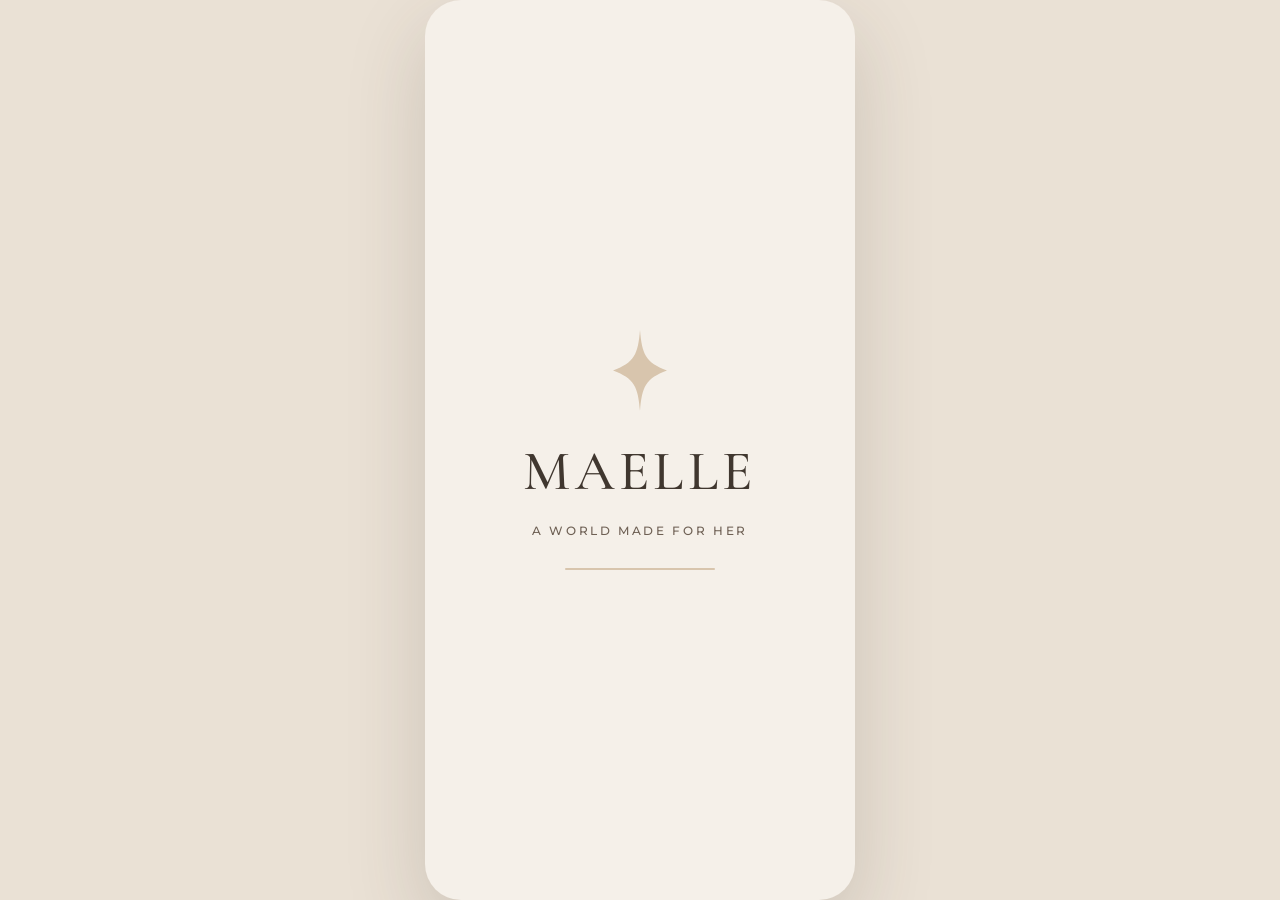
<file: index.html>
<!DOCTYPE html>
<html lang="pt-PT">
<head>
<meta charset="utf-8">
<meta name="robots" content="noindex, nofollow, noarchive, noimageindex">
<meta name="viewport" content="width=device-width, initial-scale=1, viewport-fit=cover">
<title>MAELLE</title>
<link rel="manifest" href="manifest.webmanifest">
<link rel="apple-touch-icon" href="icones/icone-180.png">
<link rel="icon" type="image/png" href="icones/icone-192.png">
<meta name="theme-color" content="#F5F0E9">
<meta name="mobile-web-app-capable" content="yes">
<meta name="apple-mobile-web-app-capable" content="yes">
<meta name="apple-mobile-web-app-title" content="MAELLE">
<link rel="preconnect" href="https://fonts.googleapis.com">
<link rel="preconnect" href="https://fonts.gstatic.com" crossorigin>
<link href="https://fonts.googleapis.com/css2?family=Cormorant+Garamond:ital,wght@0,400;0,500;0,600;1,400;1,500&family=Montserrat:wght@300;400;500;600&display=swap" rel="stylesheet">
<link rel="stylesheet" href="style.css?v=20261128f">
</head>
<body>
<div id="app">
  <main id="view" aria-live="polite"></main>
  <nav id="tabs" aria-label="Navegação principal"></nav>
  <div id="sheet"></div>
  <div id="toast" role="status"></div>
</div>
<script src="i18n.js?v=20261128f"></script>
<script src="data.js?v=20261128f"></script>
<script src="core.js?v=20261128f"></script>
<script src="supa.js?v=20261128f"></script>
<script src="capas.js?v=20261128f"></script>
<script src="views.js?v=20261128f"></script>
<script src="views2.js?v=20261128f"></script>
<script src="actions.js?v=20261128f"></script>
<script src="community.js?v=20261128f"></script>
<script src="messages.js?v=20261128f"></script>
<script src="receitas.js?v=20261128f"></script>
<script src="ajuda.js?v=20261128f"></script>
</body>
</html>
</file>
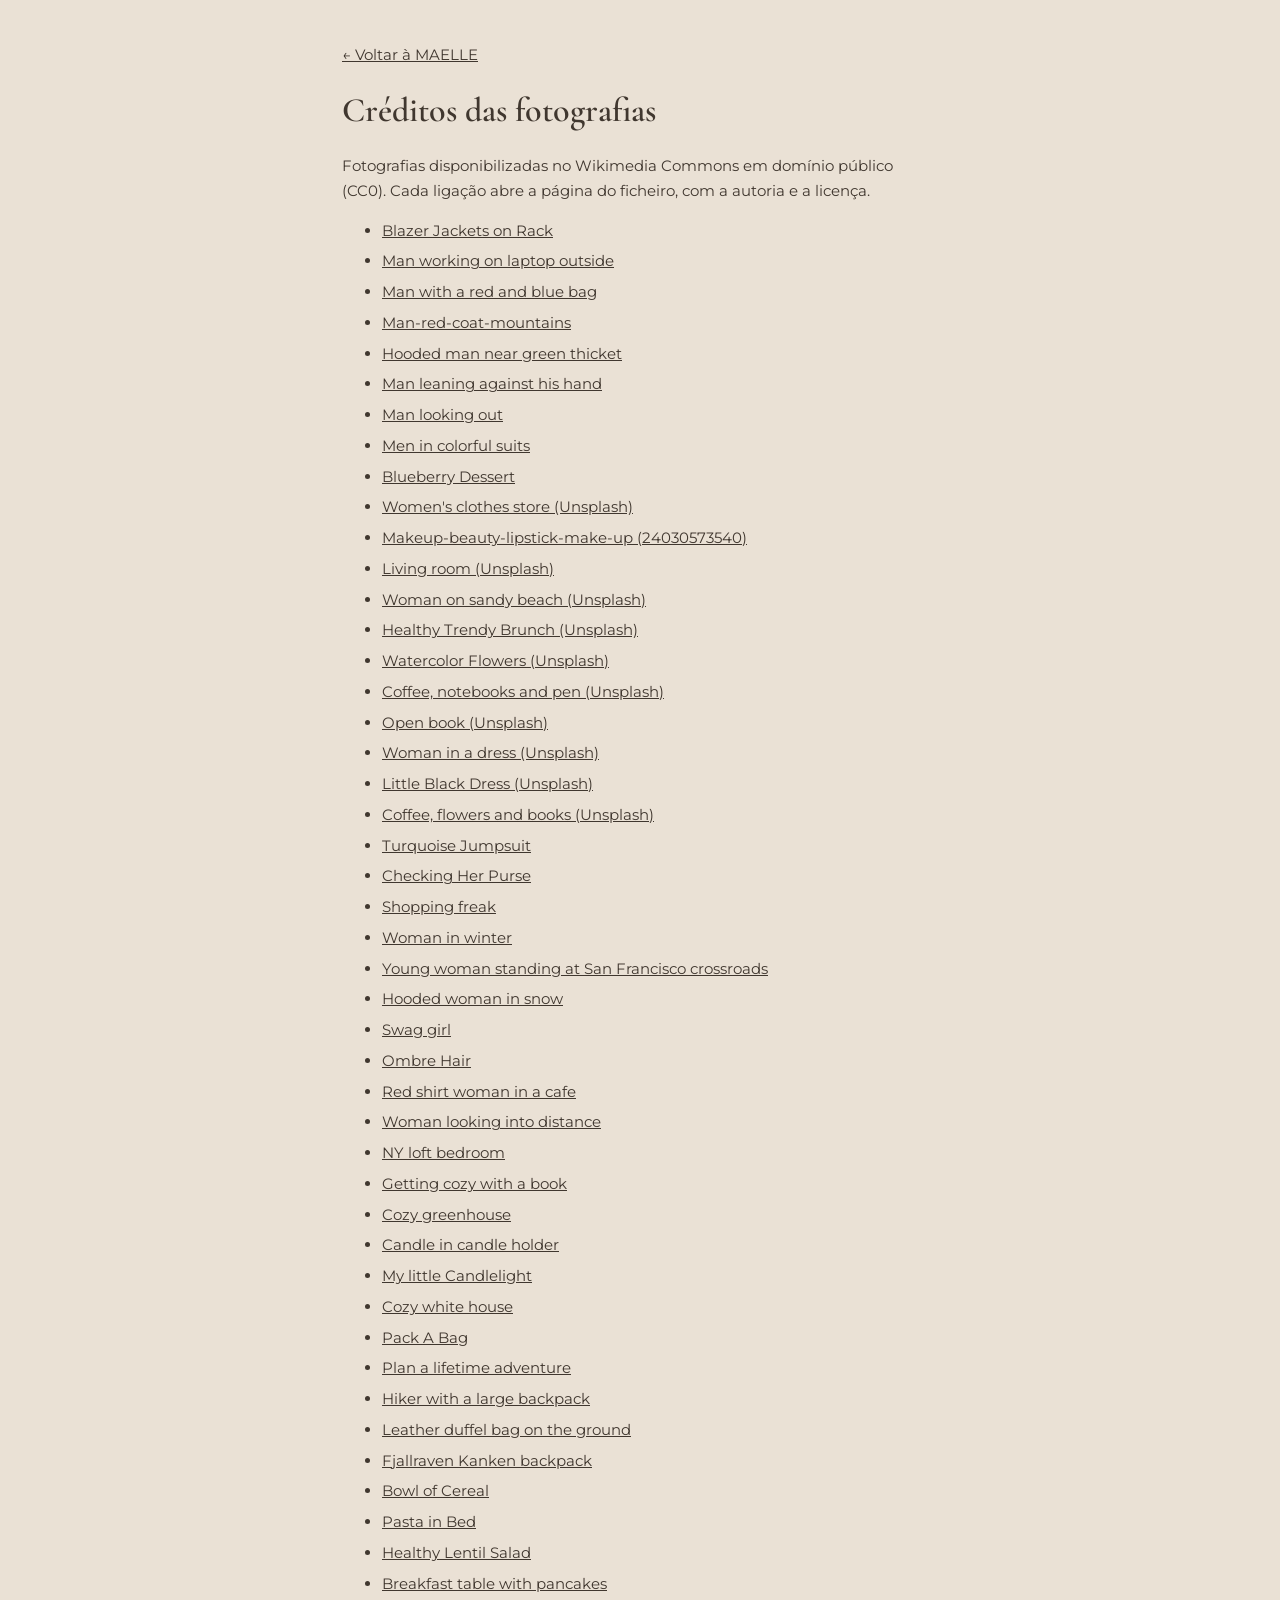
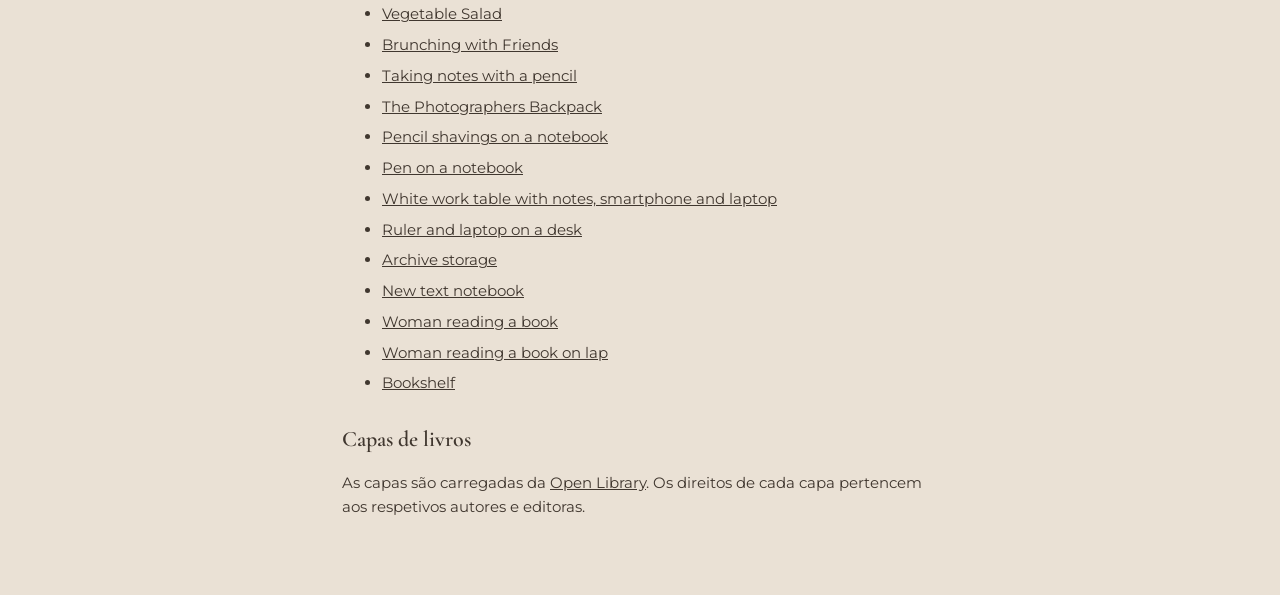
<file: creditos.html>
<!DOCTYPE html>
<html lang="pt-PT">
<head>
<meta charset="utf-8">
<meta name="robots" content="noindex, nofollow, noarchive, noimageindex">
<meta name="viewport" content="width=device-width, initial-scale=1, viewport-fit=cover">
<title>Créditos das fotografias · MAELLE</title>
<link rel="preconnect" href="https://fonts.googleapis.com">
<link rel="preconnect" href="https://fonts.gstatic.com" crossorigin>
<link href="https://fonts.googleapis.com/css2?family=Cormorant+Garamond:ital,wght@0,400;0,500;0,600;1,400;1,500&family=Montserrat:wght@300;400;500;600&display=swap" rel="stylesheet">
<link rel="stylesheet" href="style.css">
</head>
<body class="legalpage">
<main class="legal"><p><a href="./">← Voltar à MAELLE</a></p><h1>Créditos das fotografias</h1><p>Fotografias disponibilizadas no Wikimedia Commons em domínio público (CC0). Cada ligação abre a página do ficheiro, com a autoria e a licença.</p><ul><li><a href="https://commons.wikimedia.org/wiki/File:Blazer_Jackets_on_Rack_%28Unsplash%29.jpg">Blazer Jackets on Rack</a></li><li><a href="https://commons.wikimedia.org/wiki/File:Man_working_on_laptop_outside_%28Unsplash%29.jpg">Man working on laptop outside</a></li><li><a href="https://commons.wikimedia.org/wiki/File:Man_with_a_red_and_blue_bag_%28Unsplash%29.jpg">Man with a red and blue bag</a></li><li><a href="https://commons.wikimedia.org/wiki/File:Man-red-coat-mountains_%28Unsplash%29.jpg">Man-red-coat-mountains</a></li><li><a href="https://commons.wikimedia.org/wiki/File:Hooded_man_near_green_thicket_%28Unsplash%29.jpg">Hooded man near green thicket</a></li><li><a href="https://commons.wikimedia.org/wiki/File:Man_leaning_against_his_hand_%28Unsplash%29.jpg">Man leaning against his hand</a></li><li><a href="https://commons.wikimedia.org/wiki/File:Man_looking_out_%28Unsplash%29.jpg">Man looking out</a></li><li><a href="https://commons.wikimedia.org/wiki/File:Men_in_colorful_suits_%28Unsplash%29.jpg">Men in colorful suits</a></li><li><a href="https://commons.wikimedia.org/wiki/File:Blueberry_Dessert_%28Unsplash%29.jpg">Blueberry Dessert</a></li><li><a href="https://commons.wikimedia.org/wiki/File:Women%27s_clothes_store_%28Unsplash%29.jpg" rel="noopener">Women's clothes store (Unsplash)</a></li><li><a href="https://commons.wikimedia.org/wiki/File:Makeup-beauty-lipstick-make-up_%2824030573540%29.jpg" rel="noopener">Makeup-beauty-lipstick-make-up (24030573540)</a></li><li><a href="https://commons.wikimedia.org/wiki/File:Living_room_%28Unsplash%29.jpg" rel="noopener">Living room (Unsplash)</a></li><li><a href="https://commons.wikimedia.org/wiki/File:Woman_on_sandy_beach_%28Unsplash%29.jpg" rel="noopener">Woman on sandy beach (Unsplash)</a></li><li><a href="https://commons.wikimedia.org/wiki/File:Healthy_Trendy_Brunch_%28Unsplash%29.jpg" rel="noopener">Healthy Trendy Brunch (Unsplash)</a></li><li><a href="https://commons.wikimedia.org/wiki/File:Watercolor_Flowers_%28Unsplash%29.jpg" rel="noopener">Watercolor Flowers (Unsplash)</a></li><li><a href="https://commons.wikimedia.org/wiki/File:Coffee%2C_notebooks_and_pen_%28Unsplash%29.jpg" rel="noopener">Coffee, notebooks and pen (Unsplash)</a></li><li><a href="https://commons.wikimedia.org/wiki/File:Open_book_%28Unsplash%29.jpg" rel="noopener">Open book (Unsplash)</a></li><li><a href="https://commons.wikimedia.org/wiki/File:Woman_in_a_dress_%28Unsplash%29.jpg" rel="noopener">Woman in a dress (Unsplash)</a></li><li><a href="https://commons.wikimedia.org/wiki/File:Little_Black_Dress_%28Unsplash%29.jpg" rel="noopener">Little Black Dress (Unsplash)</a></li><li><a href="https://commons.wikimedia.org/wiki/File:Coffee%2C_flowers_and_books_%28Unsplash%29.jpg" rel="noopener">Coffee, flowers and books (Unsplash)</a></li><li><a href="https://commons.wikimedia.org/wiki/File:Turquoise_Jumpsuit_%28Unsplash%29.jpg">Turquoise Jumpsuit</a></li><li><a href="https://commons.wikimedia.org/wiki/File:Checking_Her_Purse_%28Unsplash%29.jpg">Checking Her Purse</a></li><li><a href="https://commons.wikimedia.org/wiki/File:Shopping_freak_%28Unsplash%29.jpg">Shopping freak</a></li><li><a href="https://commons.wikimedia.org/wiki/File:Woman_in_winter_%28Unsplash%29.jpg">Woman in winter</a></li><li><a href="https://commons.wikimedia.org/wiki/File:Young_woman_standing_at_San_Francisco_crossroads_%28Unsplash%29.jpg">Young woman standing at San Francisco crossroads</a></li><li><a href="https://commons.wikimedia.org/wiki/File:Hooded_woman_in_snow_%28Unsplash%29.jpg">Hooded woman in snow</a></li><li><a href="https://commons.wikimedia.org/wiki/File:Swag_girl_%28Unsplash%29.jpg">Swag girl</a></li><li><a href="https://commons.wikimedia.org/wiki/File:Ombre_Hair_%28Unsplash%29.jpg">Ombre Hair</a></li><li><a href="https://commons.wikimedia.org/wiki/File:Red_shirt_woman_in_a_cafe_%28Unsplash%29.jpg">Red shirt woman in a cafe</a></li><li><a href="https://commons.wikimedia.org/wiki/File:Woman_looking_into_distance_%28Unsplash%29.jpg">Woman looking into distance</a></li><li><a href="https://commons.wikimedia.org/wiki/File:NY_loft_bedroom_%28Unsplash%29.jpg">NY loft bedroom</a></li><li><a href="https://commons.wikimedia.org/wiki/File:Getting_cozy_with_a_book_%28Unsplash%29.jpg">Getting cozy with a book</a></li><li><a href="https://commons.wikimedia.org/wiki/File:Cozy_greenhouse_%28Unsplash%29.jpg">Cozy greenhouse</a></li><li><a href="https://commons.wikimedia.org/wiki/File:Candle_in_candle_holder_%28Unsplash%29.jpg">Candle in candle holder</a></li><li><a href="https://commons.wikimedia.org/wiki/File:My_little_Candlelight_%28Unsplash%29.jpg">My little Candlelight</a></li><li><a href="https://commons.wikimedia.org/wiki/File:Cozy_white_house_%28Unsplash%29.jpg">Cozy white house</a></li><li><a href="https://commons.wikimedia.org/wiki/File:Pack_A_Bag_%28Unsplash%29.jpg">Pack A Bag</a></li><li><a href="https://commons.wikimedia.org/wiki/File:Plan_a_lifetime_adventure_%28Unsplash%29.jpg">Plan a lifetime adventure</a></li><li><a href="https://commons.wikimedia.org/wiki/File:Hiker_with_a_large_backpack_%28Unsplash%29.jpg">Hiker with a large backpack</a></li><li><a href="https://commons.wikimedia.org/wiki/File:Leather_duffel_bag_on_the_ground_%28Unsplash%29.jpg">Leather duffel bag on the ground</a></li><li><a href="https://commons.wikimedia.org/wiki/File:Fjallraven_Kanken_backpack_%28Unsplash%29.jpg">Fjallraven Kanken backpack</a></li><li><a href="https://commons.wikimedia.org/wiki/File:Bowl_of_Cereal_%28Unsplash%29.jpg">Bowl of Cereal</a></li><li><a href="https://commons.wikimedia.org/wiki/File:Pasta_in_Bed_%28Unsplash%29.jpg">Pasta in Bed</a></li><li><a href="https://commons.wikimedia.org/wiki/File:Healthy_Lentil_Salad_%28Unsplash%29.jpg">Healthy Lentil Salad</a></li><li><a href="https://commons.wikimedia.org/wiki/File:Breakfast_table_with_pancakes_%28Unsplash%29.jpg">Breakfast table with pancakes</a></li><li><a href="https://commons.wikimedia.org/wiki/File:Vegetable_Salad_%28Unsplash%29.jpg">Vegetable Salad</a></li><li><a href="https://commons.wikimedia.org/wiki/File:Brunching_with_Friends_%28Unsplash%29.jpg">Brunching with Friends</a></li><li><a href="https://commons.wikimedia.org/wiki/File:Taking_notes_with_a_pencil_%28Unsplash%29.jpg">Taking notes with a pencil</a></li><li><a href="https://commons.wikimedia.org/wiki/File:The_Photographers_Backpack_%28Unsplash%29.jpg">The Photographers Backpack</a></li><li><a href="https://commons.wikimedia.org/wiki/File:Pencil_shavings_on_a_notebook_%28Unsplash%29.jpg">Pencil shavings on a notebook</a></li><li><a href="https://commons.wikimedia.org/wiki/File:Pen_on_a_notebook_%28Unsplash%29.jpg">Pen on a notebook</a></li><li><a href="https://commons.wikimedia.org/wiki/File:White_work_table_with_notes%2C_smartphone_and_laptop_%28Unsplash%29.jpg">White work table with notes, smartphone and laptop</a></li><li><a href="https://commons.wikimedia.org/wiki/File:Ruler_and_laptop_on_a_desk_%28Unsplash%29.jpg">Ruler and laptop on a desk</a></li><li><a href="https://commons.wikimedia.org/wiki/File:Archive_storage_%28Unsplash%29.jpg">Archive storage</a></li><li><a href="https://commons.wikimedia.org/wiki/File:New_text_notebook_%28Unsplash%29.jpg">New text notebook</a></li><li><a href="https://commons.wikimedia.org/wiki/File:Woman_reading_a_book_%28Unsplash%29.jpg">Woman reading a book</a></li><li><a href="https://commons.wikimedia.org/wiki/File:Woman_reading_a_book_on_lap_%28Unsplash%29.jpg">Woman reading a book on lap</a></li><li><a href="https://commons.wikimedia.org/wiki/File:Bookshelf_%28Unsplash%29.jpg">Bookshelf</a></li></ul><h2>Capas de livros</h2><p>As capas são carregadas da <a href="https://openlibrary.org/">Open Library</a>. Os direitos de cada capa pertencem aos respetivos autores e editoras.</p></main>
</body>
</html>
</file>
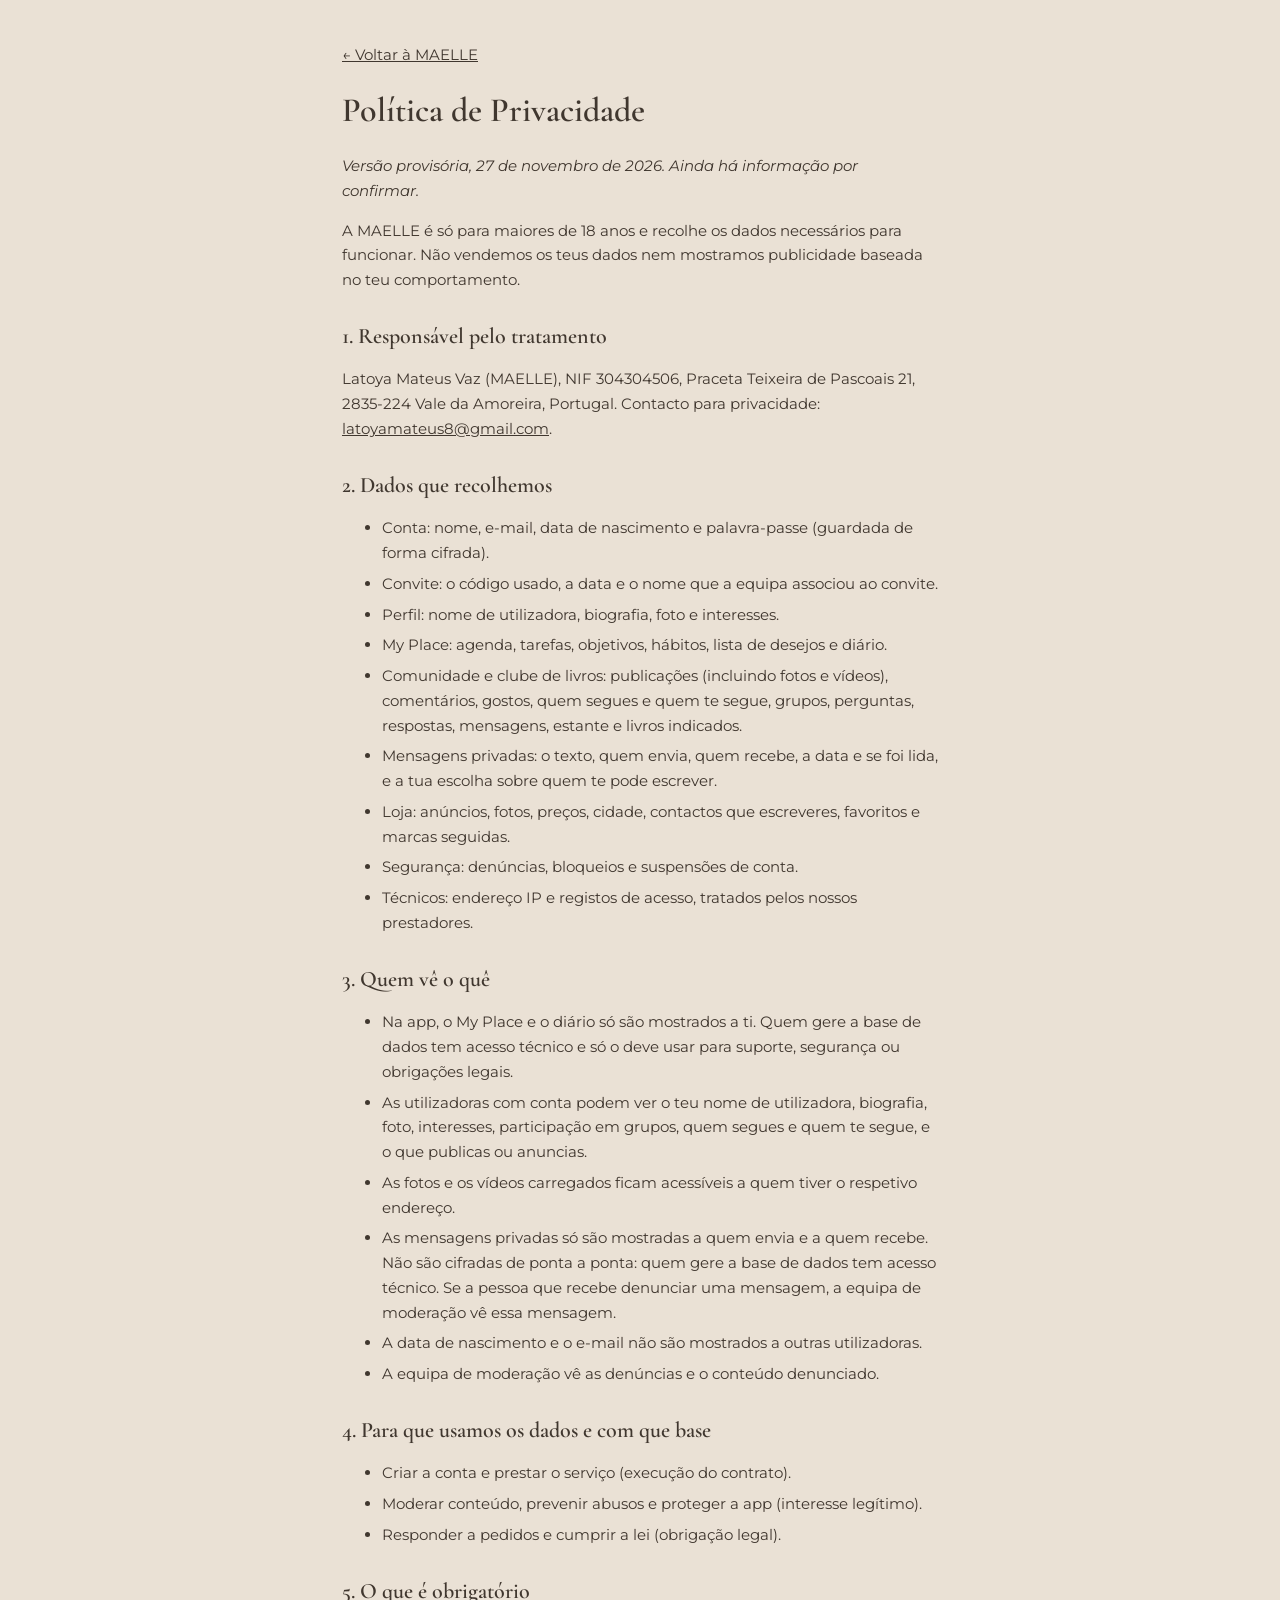
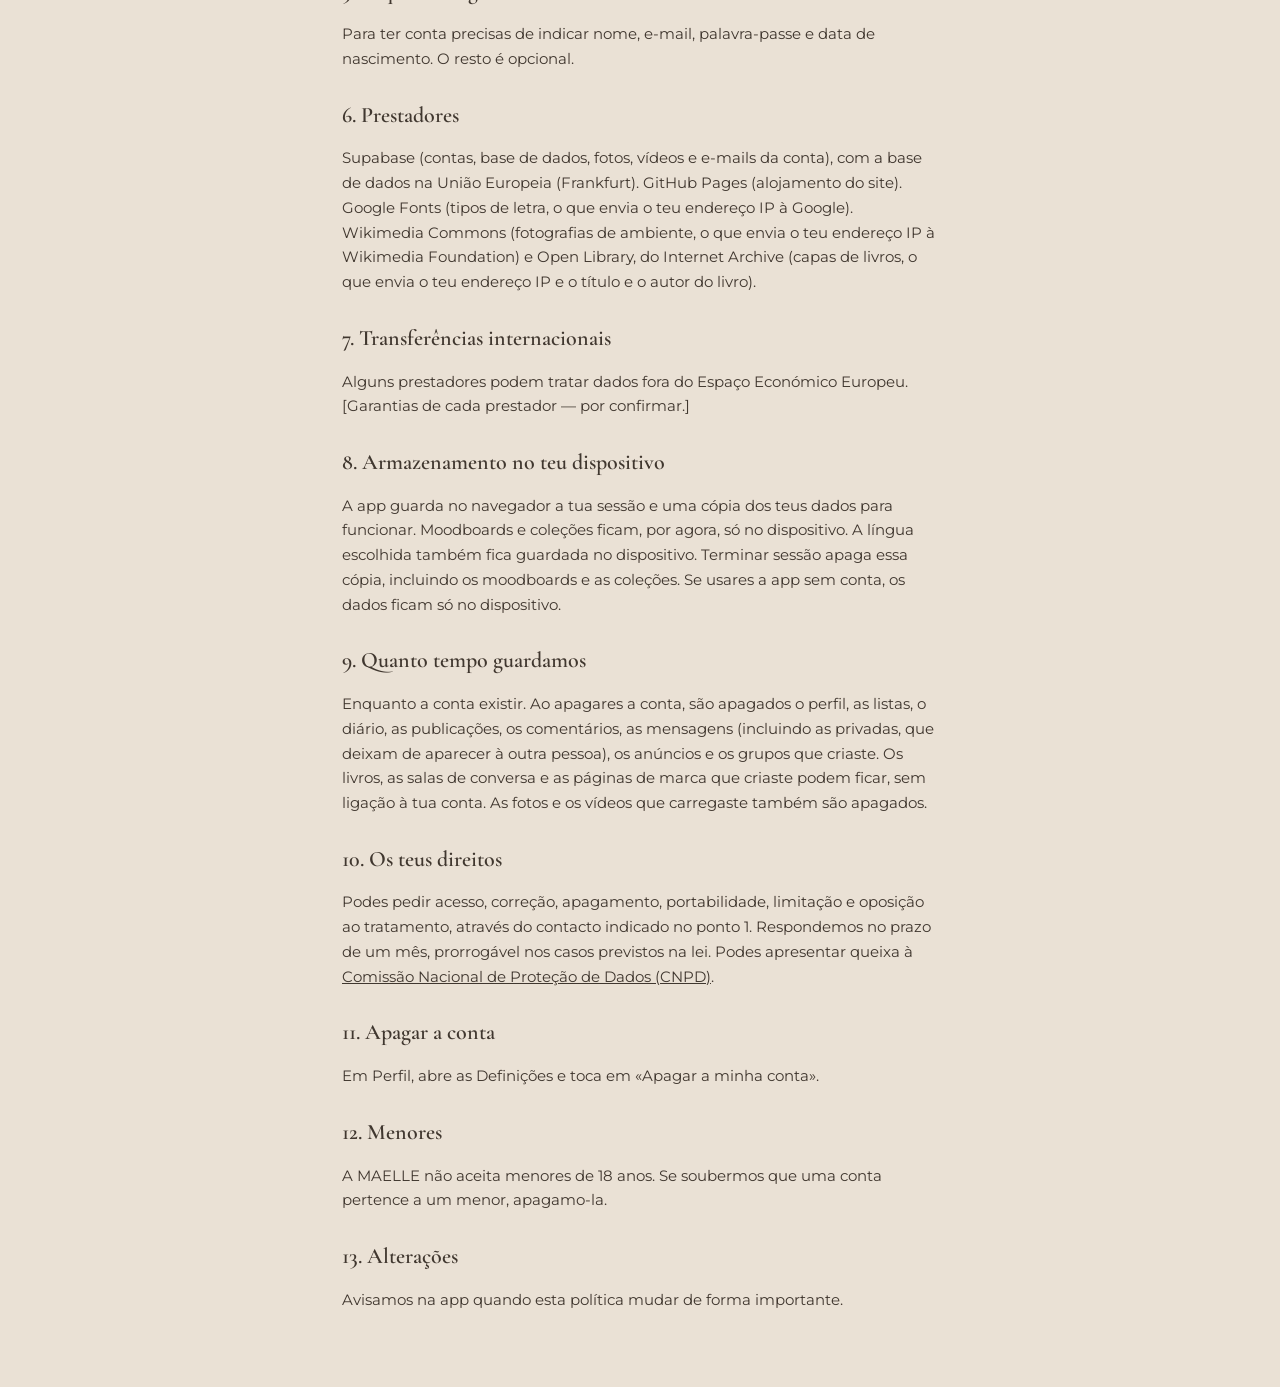
<file: privacidade.html>
<!DOCTYPE html>
<html lang="pt-PT">
<head>
<meta charset="utf-8">
<meta name="robots" content="noindex, nofollow, noarchive, noimageindex">
<meta name="viewport" content="width=device-width, initial-scale=1, viewport-fit=cover">
<title>Política de Privacidade · MAELLE</title>
<link rel="preconnect" href="https://fonts.googleapis.com">
<link rel="preconnect" href="https://fonts.gstatic.com" crossorigin>
<link href="https://fonts.googleapis.com/css2?family=Cormorant+Garamond:ital,wght@0,400;0,500;0,600;1,400;1,500&family=Montserrat:wght@300;400;500;600&display=swap" rel="stylesheet">
<link rel="stylesheet" href="style.css">
</head>
<body class="legalpage">
<main class="legal"><p><a href="./">← Voltar à MAELLE</a></p><h1>Política de Privacidade</h1><p><em>Versão provisória, 27 de novembro de 2026. Ainda há informação por confirmar.</em></p><p>A MAELLE é só para maiores de 18 anos e recolhe os dados necessários para funcionar. Não vendemos os teus dados nem mostramos publicidade baseada no teu comportamento.</p><h2>1. Responsável pelo tratamento</h2><p>Latoya Mateus Vaz (MAELLE), NIF 304304506, Praceta Teixeira de Pascoais 21, 2835-224 Vale da Amoreira, Portugal. Contacto para privacidade: <a href="mailto:latoyamateus8@gmail.com">latoyamateus8@gmail.com</a>.</p><h2>2. Dados que recolhemos</h2><ul><li>Conta: nome, e-mail, data de nascimento e palavra-passe (guardada de forma cifrada).</li><li>Convite: o código usado, a data e o nome que a equipa associou ao convite.</li><li>Perfil: nome de utilizadora, biografia, foto e interesses.</li><li>My Place: agenda, tarefas, objetivos, hábitos, lista de desejos e diário.</li><li>Comunidade e clube de livros: publicações (incluindo fotos e vídeos), comentários, gostos, quem segues e quem te segue, grupos, perguntas, respostas, mensagens, estante e livros indicados.</li><li>Mensagens privadas: o texto, quem envia, quem recebe, a data e se foi lida, e a tua escolha sobre quem te pode escrever.</li><li>Loja: anúncios, fotos, preços, cidade, contactos que escreveres, favoritos e marcas seguidas.</li><li>Segurança: denúncias, bloqueios e suspensões de conta.</li><li>Técnicos: endereço IP e registos de acesso, tratados pelos nossos prestadores.</li></ul><h2>3. Quem vê o quê</h2><ul><li>Na app, o My Place e o diário só são mostrados a ti. Quem gere a base de dados tem acesso técnico e só o deve usar para suporte, segurança ou obrigações legais.</li><li>As utilizadoras com conta podem ver o teu nome de utilizadora, biografia, foto, interesses, participação em grupos, quem segues e quem te segue, e o que publicas ou anuncias.</li><li>As fotos e os vídeos carregados ficam acessíveis a quem tiver o respetivo endereço.</li><li>As mensagens privadas só são mostradas a quem envia e a quem recebe. Não são cifradas de ponta a ponta: quem gere a base de dados tem acesso técnico. Se a pessoa que recebe denunciar uma mensagem, a equipa de moderação vê essa mensagem.</li><li>A data de nascimento e o e-mail não são mostrados a outras utilizadoras.</li><li>A equipa de moderação vê as denúncias e o conteúdo denunciado.</li></ul><h2>4. Para que usamos os dados e com que base</h2><ul><li>Criar a conta e prestar o serviço (execução do contrato).</li><li>Moderar conteúdo, prevenir abusos e proteger a app (interesse legítimo).</li><li>Responder a pedidos e cumprir a lei (obrigação legal).</li></ul><h2>5. O que é obrigatório</h2><p>Para ter conta precisas de indicar nome, e-mail, palavra-passe e data de nascimento. O resto é opcional.</p><h2>6. Prestadores</h2><p>Supabase (contas, base de dados, fotos, vídeos e e-mails da conta), com a base de dados na União Europeia (Frankfurt). GitHub Pages (alojamento do site). Google Fonts (tipos de letra, o que envia o teu endereço IP à Google). Wikimedia Commons (fotografias de ambiente, o que envia o teu endereço IP à Wikimedia Foundation) e Open Library, do Internet Archive (capas de livros, o que envia o teu endereço IP e o título e o autor do livro).</p><h2>7. Transferências internacionais</h2><p>Alguns prestadores podem tratar dados fora do Espaço Económico Europeu. [Garantias de cada prestador — por confirmar.]</p><h2>8. Armazenamento no teu dispositivo</h2><p>A app guarda no navegador a tua sessão e uma cópia dos teus dados para funcionar. Moodboards e coleções ficam, por agora, só no dispositivo. A língua escolhida também fica guardada no dispositivo. Terminar sessão apaga essa cópia, incluindo os moodboards e as coleções. Se usares a app sem conta, os dados ficam só no dispositivo.</p><h2>9. Quanto tempo guardamos</h2><p>Enquanto a conta existir. Ao apagares a conta, são apagados o perfil, as listas, o diário, as publicações, os comentários, as mensagens (incluindo as privadas, que deixam de aparecer à outra pessoa), os anúncios e os grupos que criaste. Os livros, as salas de conversa e as páginas de marca que criaste podem ficar, sem ligação à tua conta. As fotos e os vídeos que carregaste também são apagados.</p><h2>10. Os teus direitos</h2><p>Podes pedir acesso, correção, apagamento, portabilidade, limitação e oposição ao tratamento, através do contacto indicado no ponto 1. Respondemos no prazo de um mês, prorrogável nos casos previstos na lei. Podes apresentar queixa à <a href="https://www.cnpd.pt" rel="noopener">Comissão Nacional de Proteção de Dados (CNPD)</a>.</p><h2>11. Apagar a conta</h2><p>Em Perfil, abre as Definições e toca em «Apagar a minha conta».</p><h2>12. Menores</h2><p>A MAELLE não aceita menores de 18 anos. Se soubermos que uma conta pertence a um menor, apagamo-la.</p><h2>13. Alterações</h2><p>Avisamos na app quando esta política mudar de forma importante.</p></main>
</body>
</html>
</file>
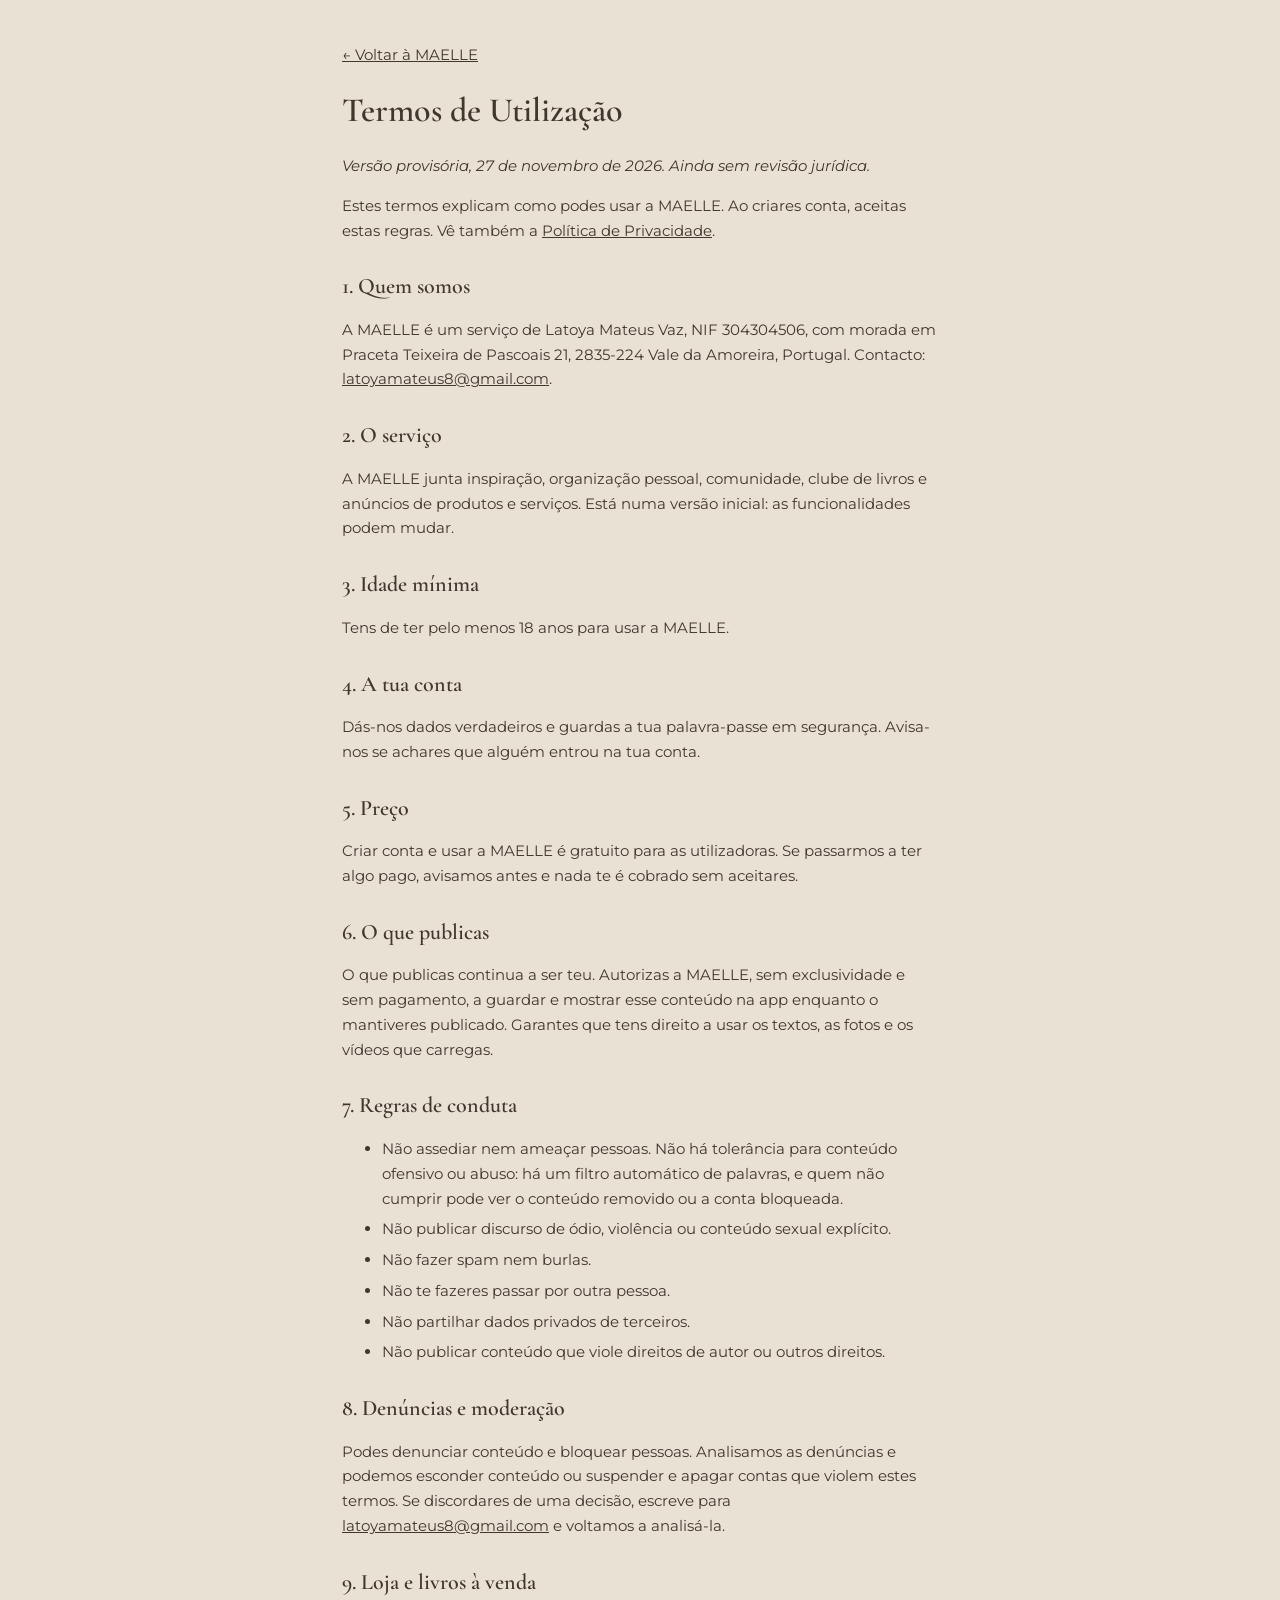
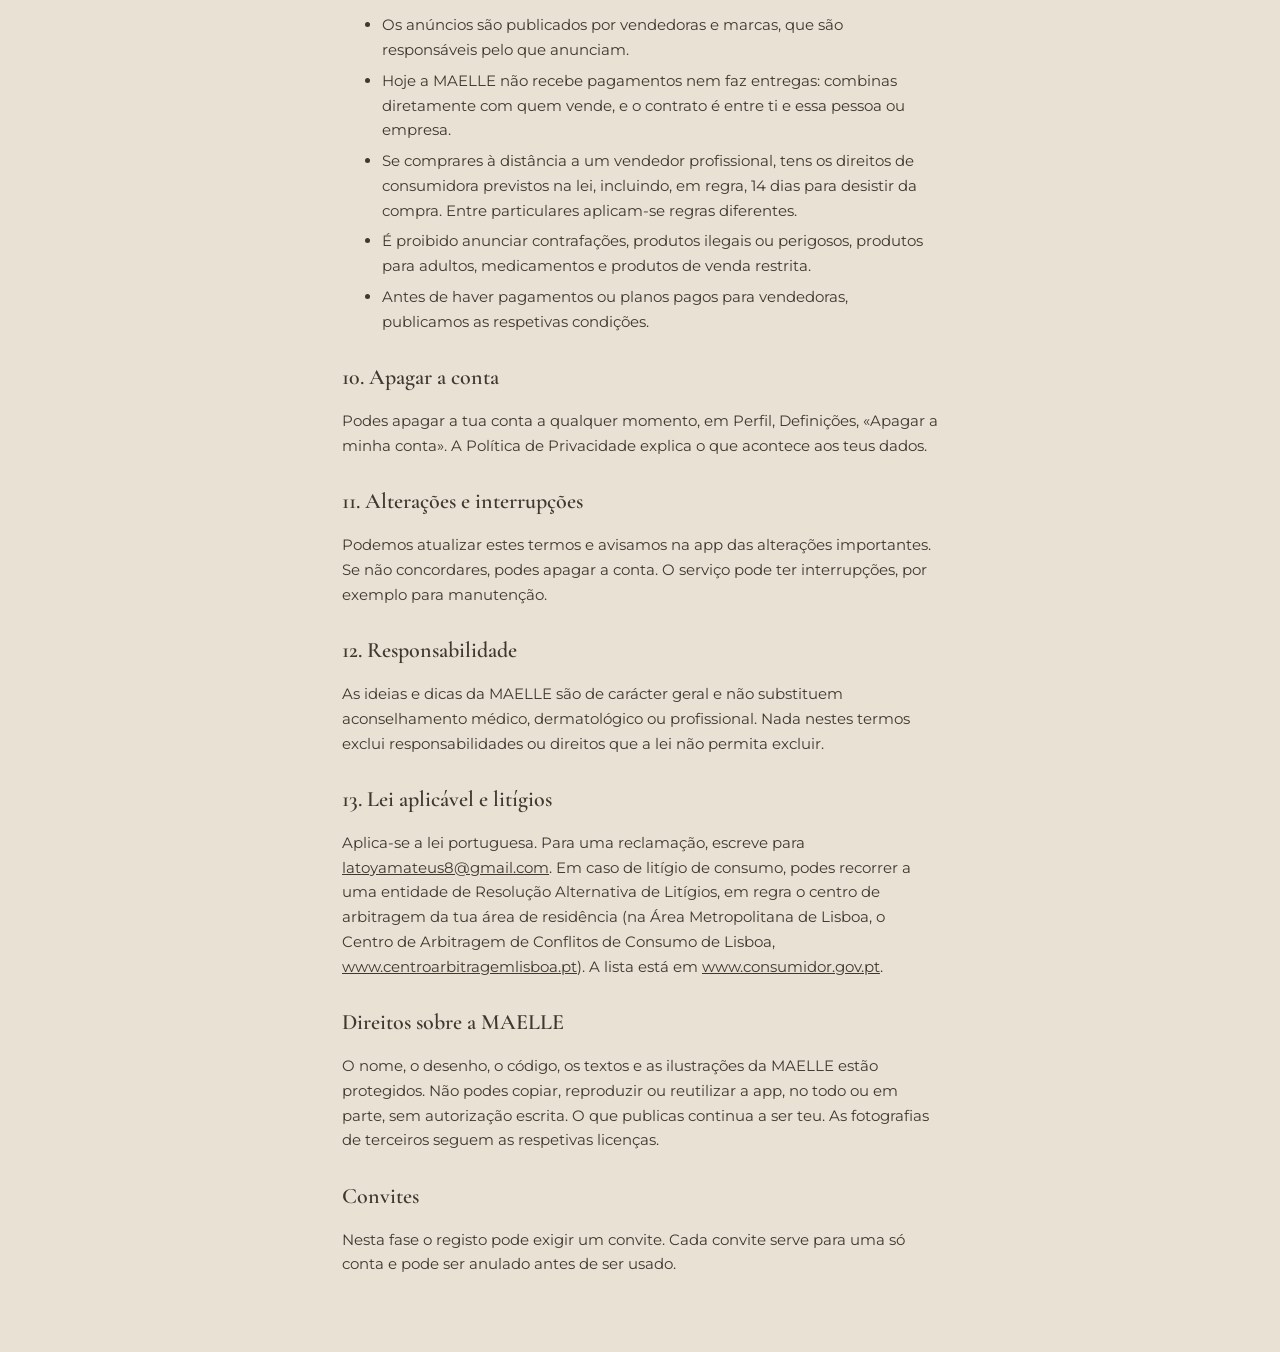
<file: termos.html>
<!DOCTYPE html>
<html lang="pt-PT">
<head>
<meta charset="utf-8">
<meta name="robots" content="noindex, nofollow, noarchive, noimageindex">
<meta name="viewport" content="width=device-width, initial-scale=1, viewport-fit=cover">
<title>Termos de Utilização · MAELLE</title>
<link rel="preconnect" href="https://fonts.googleapis.com">
<link rel="preconnect" href="https://fonts.gstatic.com" crossorigin>
<link href="https://fonts.googleapis.com/css2?family=Cormorant+Garamond:ital,wght@0,400;0,500;0,600;1,400;1,500&family=Montserrat:wght@300;400;500;600&display=swap" rel="stylesheet">
<link rel="stylesheet" href="style.css">
</head>
<body class="legalpage">
<main class="legal"><p><a href="./">← Voltar à MAELLE</a></p><h1>Termos de Utilização</h1><p><em>Versão provisória, 27 de novembro de 2026. Ainda sem revisão jurídica.</em></p><p>Estes termos explicam como podes usar a MAELLE. Ao criares conta, aceitas estas regras. Vê também a <a href="privacidade.html">Política de Privacidade</a>.</p><h2>1. Quem somos</h2><p>A MAELLE é um serviço de Latoya Mateus Vaz, NIF 304304506, com morada em Praceta Teixeira de Pascoais 21, 2835-224 Vale da Amoreira, Portugal. Contacto: <a href="mailto:latoyamateus8@gmail.com">latoyamateus8@gmail.com</a>.</p><h2>2. O serviço</h2><p>A MAELLE junta inspiração, organização pessoal, comunidade, clube de livros e anúncios de produtos e serviços. Está numa versão inicial: as funcionalidades podem mudar.</p><h2>3. Idade mínima</h2><p>Tens de ter pelo menos 18 anos para usar a MAELLE.</p><h2>4. A tua conta</h2><p>Dás-nos dados verdadeiros e guardas a tua palavra-passe em segurança. Avisa-nos se achares que alguém entrou na tua conta.</p><h2>5. Preço</h2><p>Criar conta e usar a MAELLE é gratuito para as utilizadoras. Se passarmos a ter algo pago, avisamos antes e nada te é cobrado sem aceitares.</p><h2>6. O que publicas</h2><p>O que publicas continua a ser teu. Autorizas a MAELLE, sem exclusividade e sem pagamento, a guardar e mostrar esse conteúdo na app enquanto o mantiveres publicado. Garantes que tens direito a usar os textos, as fotos e os vídeos que carregas.</p><h2>7. Regras de conduta</h2><ul><li>Não assediar nem ameaçar pessoas. Não há tolerância para conteúdo ofensivo ou abuso: há um filtro automático de palavras, e quem não cumprir pode ver o conteúdo removido ou a conta bloqueada.</li><li>Não publicar discurso de ódio, violência ou conteúdo sexual explícito.</li><li>Não fazer spam nem burlas.</li><li>Não te fazeres passar por outra pessoa.</li><li>Não partilhar dados privados de terceiros.</li><li>Não publicar conteúdo que viole direitos de autor ou outros direitos.</li></ul><h2>8. Denúncias e moderação</h2><p>Podes denunciar conteúdo e bloquear pessoas. Analisamos as denúncias e podemos esconder conteúdo ou suspender e apagar contas que violem estes termos. Se discordares de uma decisão, escreve para <a href="mailto:latoyamateus8@gmail.com">latoyamateus8@gmail.com</a> e voltamos a analisá-la.</p><h2>9. Loja e livros à venda</h2><ul><li>Os anúncios são publicados por vendedoras e marcas, que são responsáveis pelo que anunciam.</li><li>Hoje a MAELLE não recebe pagamentos nem faz entregas: combinas diretamente com quem vende, e o contrato é entre ti e essa pessoa ou empresa.</li><li>Se comprares à distância a um vendedor profissional, tens os direitos de consumidora previstos na lei, incluindo, em regra, 14 dias para desistir da compra. Entre particulares aplicam-se regras diferentes.</li><li>É proibido anunciar contrafações, produtos ilegais ou perigosos, produtos para adultos, medicamentos e produtos de venda restrita.</li><li>Antes de haver pagamentos ou planos pagos para vendedoras, publicamos as respetivas condições.</li></ul><h2>10. Apagar a conta</h2><p>Podes apagar a tua conta a qualquer momento, em Perfil, Definições, «Apagar a minha conta». A Política de Privacidade explica o que acontece aos teus dados.</p><h2>11. Alterações e interrupções</h2><p>Podemos atualizar estes termos e avisamos na app das alterações importantes. Se não concordares, podes apagar a conta. O serviço pode ter interrupções, por exemplo para manutenção.</p><h2>12. Responsabilidade</h2><p>As ideias e dicas da MAELLE são de carácter geral e não substituem aconselhamento médico, dermatológico ou profissional. Nada nestes termos exclui responsabilidades ou direitos que a lei não permita excluir.</p><h2>13. Lei aplicável e litígios</h2><p>Aplica-se a lei portuguesa. Para uma reclamação, escreve para <a href="mailto:latoyamateus8@gmail.com">latoyamateus8@gmail.com</a>. Em caso de litígio de consumo, podes recorrer a uma entidade de Resolução Alternativa de Litígios, em regra o centro de arbitragem da tua área de residência (na Área Metropolitana de Lisboa, o Centro de Arbitragem de Conflitos de Consumo de Lisboa, <a href="https://www.centroarbitragemlisboa.pt" rel="noopener">www.centroarbitragemlisboa.pt</a>). A lista está em <a href="https://www.consumidor.gov.pt" rel="noopener">www.consumidor.gov.pt</a>.</p><h2>Direitos sobre a MAELLE</h2><p>O nome, o desenho, o código, os textos e as ilustrações da MAELLE estão protegidos. Não podes copiar, reproduzir ou reutilizar a app, no todo ou em parte, sem autorização escrita. O que publicas continua a ser teu. As fotografias de terceiros seguem as respetivas licenças.</p><h2>Convites</h2><p>Nesta fase o registo pode exigir um convite. Cada convite serve para uma só conta e pode ser anulado antes de ser usado.</p></main>
</body>
</html>
</file>
<file: style.css>
/* MAELLE: paleta oficial (Ivory, Champagne, Soft Taupe, Espresso, Dusty Rose). Cormorant Garamond nos títulos, Montserrat no texto. Uma coluna de telemóvel com barra de separadores flutuante. */
:root{
  --bg:#F5F0E9; --ink:#40372F; --muted:#6E6054; --soft:#A99A8B;
  --sand:#D8C5AD; --sand-deep:#A99A8B; --cream:#EBE1D3; --white:#FFFFFF; --line:#E6DCCF;
  --rose:#D9BFC0; --rose-soft:#EFE2E2; --err:#9A4A3C;
  --serif:'Cormorant Garamond','Cormorant',Georgia,serif;
  --sans:'Montserrat',system-ui,-apple-system,'Segoe UI',sans-serif;
  color-scheme:light;
}
*{box-sizing:border-box;-webkit-tap-highlight-color:transparent}
html,body{height:100%;margin:0}
body{background:var(--bg);color:var(--ink);font-family:var(--sans);font-weight:400;display:flex;justify-content:center;align-items:center}
button,input,textarea,select{font-family:inherit;color:inherit}
#app{position:relative;width:100%;max-width:430px;height:100%;background:var(--bg);overflow:hidden}
@media (min-width:520px){body{background:#EAE1D5}#app{height:min(100%,900px);border-radius:36px;box-shadow:0 30px 80px rgba(64,55,47,.18)}}
#view{position:absolute;inset:0;overflow-y:auto;overflow-x:hidden;-webkit-overflow-scrolling:touch}
.page{padding:max(22px,env(safe-area-inset-top)) 22px 40px}
.has-tabs .page{padding-bottom:116px}
.center{min-height:100%;display:flex;flex-direction:column;align-items:center;justify-content:center;text-align:center;padding:40px 30px;gap:6px}
.narrow{max-width:360px;margin:0 auto}
.stack{display:flex;flex-direction:column;gap:14px}
.mt{margin-top:14px}.mt2{margin-top:30px}
.c{text-align:center}
.it{font-family:var(--serif);font-style:italic}

/* tipografia */
.logo{font:500 42px/1 var(--serif);letter-spacing:.08em;margin:0}
.logo.big{font-size:56px;margin-top:26px}
.logo.sm{font-size:28px}
.tag,.eyebrow{font:500 11px/1.4 var(--sans);letter-spacing:.22em;text-transform:uppercase;color:var(--muted);margin:0}
.tag{margin-top:18px;font-size:12px}
.rule{display:block;width:150px;height:2px;background:var(--sand);border-radius:2px;margin-top:22px}
.serif-line{font:500 24px/1.2 var(--serif);letter-spacing:.1em;text-transform:uppercase;margin:16px 0 0}
.h1{font:500 36px/1.1 var(--serif);margin:6px 0 8px;text-wrap:balance}
.h2{font:500 28px/1.15 var(--serif);margin:4px 0 6px;text-wrap:balance}
.h3{font:500 22px/1.2 var(--serif);margin:0 0 6px}
.sub{font:400 15px/1.55 var(--sans);color:var(--muted);margin:0 0 18px}
.note{font:400 12px/1.5 var(--sans);color:var(--muted);margin:14px 0 0}
.sec{font:500 22px/1 var(--serif);letter-spacing:.14em;margin:30px 0 12px}
.sec.s{font-size:18px;margin:22px 0 10px}
.price{font:500 22px var(--serif);margin:0 0 8px}
.p14{margin:0 0 12px;font:400 14px/1.5 var(--sans);color:var(--muted)}

/* controlos */
.btn{display:flex;align-items:center;justify-content:center;gap:8px;width:100%;min-height:54px;border:0;border-radius:27px;background:var(--sand);color:var(--ink);font:500 13px var(--sans);letter-spacing:.14em;text-transform:uppercase;cursor:pointer;transition:transform .15s,background .2s;text-decoration:none}
.btn:hover{background:#CDB89E}.btn:active{transform:scale(.98)}
.btn:disabled{opacity:.45;cursor:default}
.btn.small{min-height:40px;width:auto;padding:0 20px;font-size:11px}
.btn.ghost{background:transparent;border:1.5px solid var(--sand)}
.btn.ghost:hover{background:var(--cream)}
.btn.dark{background:var(--ink);color:var(--bg)}
.btn.dark:hover{background:#2F2822}
.link{background:none;border:0;color:var(--muted);font:400 13px var(--sans);text-decoration:underline;text-underline-offset:4px;cursor:pointer;padding:10px}
.mini{background:none;border:0;color:var(--muted);font:500 11px var(--sans);letter-spacing:.04em;text-decoration:underline;text-underline-offset:3px;cursor:pointer;padding:8px 6px;min-height:36px}
.field{width:100%;min-height:54px;border:1.5px solid transparent;border-radius:27px;background:var(--white);padding:0 24px;font:400 16px var(--sans);color:var(--ink);outline:0;transition:border-color .2s}
.field::placeholder{color:var(--soft)}
.field:focus{border-color:var(--sand-deep)}
textarea.field{padding:16px 22px;border-radius:24px;resize:none;line-height:1.5;min-height:104px}
select.field{appearance:none;-webkit-appearance:none}
.lbl{display:block;font:500 11px var(--sans);letter-spacing:.16em;text-transform:uppercase;color:var(--muted);margin:2px 0 8px 6px}
.err{min-height:18px;margin:0;font:400 13px/1.4 var(--sans);color:var(--err);text-align:center}
.pill{width:100%;min-height:54px;border-radius:27px;background:var(--white);border:1.5px solid transparent;font:500 14px var(--sans);letter-spacing:.16em;text-transform:uppercase;color:var(--ink);cursor:pointer;display:flex;align-items:center;justify-content:center;gap:10px;transition:background .2s}
.pill.on{background:var(--sand);border-color:var(--sand-deep)}
.chips{display:flex;flex-wrap:wrap;gap:8px;margin-bottom:16px}
.chip{border:0;border-radius:20px;background:var(--white);padding:10px 16px;font:500 12px var(--sans);letter-spacing:.06em;color:var(--ink);cursor:pointer;min-height:40px}
.chip.on{background:var(--sand)}
.agree{display:flex;gap:12px;align-items:flex-start;font:400 13px/1.5 var(--sans);color:var(--muted);text-align:left;cursor:pointer}
.agree input{width:22px;height:22px;accent-color:var(--ink);flex:none;margin-top:1px}
button:focus-visible,.field:focus-visible,label:focus-visible,a:focus-visible,.agree input:focus-visible{outline:2px solid var(--ink);outline-offset:2px}

/* cabeçalho */
.bar{display:flex;align-items:center;justify-content:space-between;min-height:44px;margin-bottom:4px}
.bar-r{display:flex;gap:8px;align-items:center}
.icon-btn{width:44px;height:44px;border-radius:50%;border:0;background:var(--white);display:grid;place-items:center;cursor:pointer;padding:0}
.top{display:flex;align-items:center;justify-content:space-between;margin-bottom:10px}
.av{display:grid;place-items:center;border-radius:50%;background:var(--cream);overflow:hidden;font-family:var(--serif);font-weight:600;color:var(--ink);flex:none}
.av img{width:100%;height:100%;object-fit:cover}
button.av{border:0;padding:0;cursor:pointer}

/* cartões */
.card{background:var(--white);border-radius:22px;padding:18px;margin-bottom:12px}
.card.cream{background:var(--cream)}
.card.rose{background:var(--rose-soft)}
.menu{display:flex;align-items:center;gap:14px;width:100%;padding:16px 18px;border:0;background:var(--white);border-radius:22px;text-align:left;cursor:pointer;margin-bottom:12px;min-height:84px}
.menu .ic{width:46px;height:46px;border-radius:50%;background:var(--cream);display:grid;place-items:center;flex:none}
.menu .tx{flex:1;min-width:0}
.menu .t{font:500 22px/1.15 var(--serif);display:block}
.menu .p{font:400 13px/1.4 var(--sans);color:var(--muted);margin-top:3px;display:block}
.menu .ch{color:var(--soft);flex:none}
.menu.feat{background:var(--rose-soft)}
.menu.feat .ic{background:var(--rose)}
.summary{display:grid;grid-template-columns:repeat(3,1fr);gap:8px;background:var(--cream);border-radius:22px;padding:16px 10px;margin-bottom:18px;text-align:center}
.summary b{display:block;font:500 30px/1 var(--serif)}
.summary span{font:500 10px var(--sans);letter-spacing:.12em;text-transform:uppercase;color:var(--muted)}
.rail{display:flex;gap:14px;overflow-x:auto;scroll-snap-type:x mandatory;padding:2px 22px 10px;margin:0 -22px;scrollbar-width:none}
.rail::-webkit-scrollbar{display:none}
.rail>*{scroll-snap-align:start;flex:0 0 156px;min-width:0}
.disc{height:228px;border-radius:24px;border:0;padding:16px;display:flex;flex-direction:column;justify-content:flex-end;text-align:left;cursor:pointer;position:relative;overflow:hidden;color:var(--ink)}
.disc .wm{position:absolute;top:14px;right:14px}
.disc .cn{font:500 24px/1.05 var(--serif);position:relative}
.disc .cs{font:500 10px var(--sans);letter-spacing:.14em;text-transform:uppercase;margin-top:6px;position:relative;color:var(--ink);opacity:.8}
.disc.photo .cn,.disc.photo .cs{color:#fff}
.badge{position:absolute;top:14px;left:14px;background:var(--rose);border-radius:12px;padding:4px 10px;font:600 9px var(--sans);letter-spacing:.14em;text-transform:uppercase}
.tg{display:inline-block;background:var(--cream);border-radius:12px;padding:4px 10px;font:600 9px var(--sans);letter-spacing:.12em;text-transform:uppercase;color:var(--muted);margin:0 6px 6px 0}
.tg.rose{background:var(--rose)}
.duo{display:grid;grid-template-columns:1fr 1fr;gap:14px}
.tile{height:150px;border:0;border-radius:24px;background:var(--cream);display:flex;flex-direction:column;justify-content:flex-end;padding:16px;text-align:left;cursor:pointer;position:relative}
.tile .tn{position:absolute;top:12px;left:16px;font:500 44px/1 var(--serif)}
.tile .tl{font:500 13px var(--sans);letter-spacing:.14em}
.tile .sw{position:absolute;top:16px;right:16px;display:flex;gap:3px}
.tile .sw i{width:10px;height:26px;border-radius:5px;display:block}
.idea{display:flex;gap:12px;align-items:flex-start;background:var(--white);border-radius:20px;padding:16px 16px 16px 18px;margin-bottom:12px}
.idea>div{flex:1;min-width:0}
.idea h3{font:500 22px/1.15 var(--serif);margin:0 0 6px}
.idea p{margin:0;font:400 14px/1.55 var(--sans);color:var(--muted)}
.heart{width:44px;height:44px;border-radius:50%;border:0;background:var(--bg);display:grid;place-items:center;cursor:pointer;flex:none;padding:0}
.heart.on{background:var(--rose-soft)}
.heart.on svg{fill:var(--rose);stroke:var(--ink)}
.empty{background:var(--white);border-radius:20px;padding:22px;text-align:center;color:var(--muted);font:400 14px/1.55 var(--sans)}

/* listas */
.item{display:flex;align-items:center;gap:12px;background:var(--white);border-radius:18px;padding:14px 14px 14px 16px;margin-bottom:10px}
.item .tx{flex:1;min-width:0;font:400 15px/1.45 var(--sans);overflow-wrap:anywhere}
.item .tx small{display:block;color:var(--muted);font-size:12px;margin-top:2px}
.item.done .tx{text-decoration:line-through;color:var(--soft)}
.chk{width:28px;height:28px;border-radius:50%;border:1.5px solid var(--sand-deep);background:none;flex:none;display:grid;place-items:center;cursor:pointer;padding:0;color:transparent}
.chk.on{background:var(--sand);color:var(--ink)}
.del{width:36px;height:36px;border:0;background:none;color:var(--soft);display:grid;place-items:center;cursor:pointer;flex:none;padding:0;border-radius:50%}
.del:hover{background:var(--bg);color:var(--ink)}
.addrow{display:flex;gap:10px;margin-bottom:16px}
.addrow .field{flex:1}
.addrow .btn{width:54px;padding:0;flex:none}
.seg{display:flex;background:var(--cream);border-radius:22px;padding:4px;margin-bottom:16px;gap:2px}
.seg button{flex:1;min-height:38px;border:0;border-radius:18px;background:none;font:500 12px var(--sans);letter-spacing:.06em;cursor:pointer;color:var(--muted);padding:0 6px}
.seg button.on{background:var(--white);color:var(--ink)}
.track{height:8px;border-radius:4px;background:var(--cream);overflow:hidden;margin:10px 0 6px}
.fill{height:100%;background:var(--sand-deep);border-radius:4px}
input[type=range]{width:100%;accent-color:var(--sand-deep);margin:6px 0 0}
.row-between{display:flex;justify-content:space-between;align-items:center;gap:10px}
.meta{font:500 11px var(--sans);letter-spacing:.12em;text-transform:uppercase;color:var(--muted)}
.wk{display:flex;gap:6px;margin-top:12px}
.wk button{flex:1;min-height:42px;border-radius:12px;border:0;background:var(--cream);font:500 10px var(--sans);color:var(--muted);cursor:pointer;padding:0;display:flex;flex-direction:column;align-items:center;justify-content:center;gap:2px}
.wk button.on{background:var(--sand);color:var(--ink)}
.wk button.td{box-shadow:inset 0 0 0 1.5px var(--sand-deep)}

/* calendário */
.calhead{display:flex;align-items:center;justify-content:space-between;margin-bottom:10px}
.calhead .m{font:500 26px var(--serif)}
.cal{display:grid;grid-template-columns:repeat(7,1fr);gap:4px;text-align:center;margin-bottom:18px}
.cal .w{font:500 10px var(--sans);letter-spacing:.1em;text-transform:uppercase;color:var(--muted);padding:6px 0}
.cal .d{aspect-ratio:1;border-radius:50%;border:0;background:none;font:500 14px var(--sans);color:var(--ink);position:relative;cursor:pointer;padding:0}
.cal .d.today{box-shadow:inset 0 0 0 1.5px var(--sand-deep)}
.cal .d.sel{background:var(--ink);color:var(--white)}
.cal .d .dot{position:absolute;bottom:5px;left:50%;width:4px;height:4px;margin-left:-2px;border-radius:50%;background:var(--sand-deep)}
.cal .d.sel .dot{background:var(--sand)}
.time{font:500 12px var(--sans);letter-spacing:.06em;background:var(--cream);border-radius:12px;padding:6px 10px;flex:none}

/* moodboard, loja */
.mason{columns:2;column-gap:12px}
.mason>*{break-inside:avoid;margin-bottom:12px}
.bi{position:relative;border-radius:18px;overflow:hidden;background:var(--white)}
.bi img{display:block;width:100%}
.bi.note-i{padding:16px;font:500 19px/1.3 var(--serif)}
.bi .del{position:absolute;top:6px;right:6px;background:rgba(255,255,255,.85)}
.sw-row{display:flex;gap:6px;margin:8px 0 14px}
.sw-row i{flex:1;height:34px;border-radius:12px;display:block}
.pal{display:flex;align-items:center;gap:12px;width:100%;border:1.5px solid transparent;background:var(--white);border-radius:18px;padding:10px 14px;cursor:pointer;margin-bottom:8px;font:500 13px var(--sans)}
.pal:has(input:checked){border-color:var(--sand-deep);background:var(--cream)}
.pal .sw-row{margin:0;flex:1}
.grid2{display:grid;grid-template-columns:1fr 1fr;gap:14px}
.prod{background:var(--white);border-radius:20px;overflow:hidden;text-align:left;border:0;padding:0;cursor:pointer;position:relative;display:block;width:100%}
.prod .img,.pimg{display:grid;place-items:center;height:124px;overflow:hidden}
.pimg{height:170px;border-radius:22px;margin-bottom:14px}
.prod .img img,.pimg img{width:100%;height:100%;object-fit:cover;display:block}
.prod .b{display:block;padding:12px 14px 14px}
.prod .n{font:500 18px/1.15 var(--serif);display:block;margin:2px 0 4px}
.prod .pr{font:500 13px var(--sans)}
.svc{display:flex;gap:12px;align-items:flex-start;background:var(--white);border-radius:20px;padding:16px;margin-bottom:12px;width:100%;text-align:left;border:0;cursor:pointer}
.svc .l{flex:1;min-width:0}
.svc .n{font:500 22px/1.15 var(--serif);display:block;margin:4px 0}
.svc .by{font:500 11px var(--sans);letter-spacing:.1em;text-transform:uppercase;color:var(--muted)}
.svc .pr{font:500 13px var(--sans);display:block;margin-top:6px}
.svc .pt{width:64px;height:64px;border-radius:16px;background:var(--cream);overflow:hidden;flex:none;display:grid;place-items:center}
.svc .pt img{width:100%;height:100%;object-fit:cover}

/* comunidade */
.post{background:var(--white);border-radius:22px;padding:16px;margin-bottom:12px}
.post .who{display:flex;align-items:center;gap:10px;margin-bottom:10px}
.post .who b{font:600 13px var(--sans)}
.post .who span:not(.av){font:400 12px var(--sans);color:var(--muted);margin-left:auto}
.post p{margin:0 0 12px;font:400 15px/1.55 var(--sans);overflow-wrap:anywhere}
.post .acts{display:flex;gap:2px;align-items:center;margin-bottom:8px;flex-wrap:wrap}
.like{display:flex;align-items:center;gap:6px;border:0;background:var(--bg);border-radius:18px;padding:8px 14px;font:500 12px var(--sans);cursor:pointer;min-height:38px;margin-right:6px}
.like.on{background:var(--rose)}
.like.on svg{fill:var(--ink)}
.cm{font:400 13px/1.5 var(--sans);color:var(--muted);padding:8px 12px;background:var(--bg);border-radius:14px;margin-bottom:6px;overflow-wrap:anywhere}
.cm b{color:var(--ink);font-weight:600}
.cmform{display:flex;gap:8px;margin-top:6px}
.cmform .field{min-height:42px;font-size:14px;padding:0 16px}
.cmform .btn{width:44px;min-height:42px;padding:0}
.msgs{display:flex;flex-direction:column;margin-bottom:16px}
.m{max-width:88%;padding:10px 14px;border-radius:18px 18px 18px 6px;background:var(--white);margin-bottom:8px;font:400 14px/1.5 var(--sans);overflow-wrap:anywhere;align-self:flex-start}
.m b{display:block;font:600 11px var(--sans);letter-spacing:.06em;color:var(--muted);margin-bottom:2px}
.m.me{background:var(--sand);align-self:flex-end;border-radius:18px 18px 6px 18px}
.m .mini{display:block;padding:2px 0;min-height:0;font-size:10px;margin-top:2px}
.acc{width:100%;display:flex;align-items:center;justify-content:space-between;background:var(--white);border:0;border-radius:22px;padding:18px 20px;cursor:pointer;margin-bottom:10px;font:500 24px var(--serif);text-align:left;min-height:64px}
.acc svg{transition:transform .2s}
.acc[aria-expanded=true] svg{transform:rotate(90deg)}
.accbody{padding:4px 4px 12px}
.tip{font:400 14px/1.55 var(--sans);color:var(--muted);padding:0 0 10px 18px;position:relative;margin:0}
.tip::before{content:'';position:absolute;left:2px;top:8px;width:6px;height:6px;border-radius:50%;background:var(--sand-deep)}
.breath{width:170px;height:170px;border-radius:50%;background:var(--sand);margin:34px auto 30px;display:grid;place-items:center;transition:transform 4s ease-in-out;font:500 26px var(--serif)}
.breath.in{transform:scale(1.3)}.breath.out{transform:scale(.82)}

/* livros e looks */
.book{display:flex;gap:14px;background:var(--white);border-radius:22px;padding:16px;margin-bottom:12px}
.book .cv{width:58px;min-height:84px;border-radius:6px 12px 12px 6px;flex:none;display:flex;align-items:flex-end;padding:6px;font:600 8px/1.2 var(--sans);letter-spacing:.06em;text-transform:uppercase;color:var(--ink);overflow:hidden}
.book .bx{flex:1;min-width:0}
.book h3{font:500 21px/1.15 var(--serif);margin:0 0 2px}
.book .au{font:500 11px var(--sans);letter-spacing:.08em;text-transform:uppercase;color:var(--muted);margin:0 0 8px}
.shelf{display:flex;gap:6px;flex-wrap:wrap;margin-top:10px}
.shelf button{border:1.5px solid var(--sand);background:none;border-radius:16px;padding:0 12px;min-height:36px;font:500 11px var(--sans);cursor:pointer;color:var(--ink)}
.shelf button.on{background:var(--sand)}
.look{background:var(--white);border-radius:22px;padding:16px;margin-bottom:12px}
.look .sw-row{margin:10px 0}
.look .sw-row i{height:22px;border-radius:8px;box-shadow:inset 0 0 0 1px rgba(64,55,47,.08)}
.look ul{margin:0 0 12px;padding-left:18px;font:400 14px/1.6 var(--sans);color:var(--muted)}
.web{display:grid;grid-template-columns:1fr 1fr;gap:10px}
.web .btn{min-height:48px;font-size:11px;letter-spacing:.08em}

/* barra de separadores */
#tabs{position:absolute;left:14px;right:14px;bottom:calc(14px + env(safe-area-inset-bottom));height:68px;background:var(--white);border-radius:34px;box-shadow:0 8px 30px rgba(64,55,47,.14);display:none;justify-content:space-around;align-items:center;padding:0 6px;z-index:10}
.has-tabs #tabs{display:flex}
#tabs button{flex:1;height:56px;border:0;background:none;display:flex;flex-direction:column;align-items:center;justify-content:center;gap:3px;font:500 9.5px var(--sans);letter-spacing:.06em;text-transform:uppercase;color:var(--muted);cursor:pointer;border-radius:28px;padding:0}
#tabs button.on{background:var(--cream);color:var(--ink)}

/* folha e aviso */
#sheet:empty{display:none}
.sheet-bg{position:absolute;inset:0;background:rgba(64,55,47,.4);display:flex;align-items:flex-end;z-index:30;animation:fade .2s}
.sheet{width:100%;background:var(--bg);border-radius:28px 28px 0 0;padding:24px 22px calc(26px + env(safe-area-inset-bottom));max-height:90%;overflow-y:auto;animation:up .25s ease}
@keyframes fade{from{opacity:0}to{opacity:1}}
@keyframes up{from{transform:translateY(40px)}to{transform:none}}
#toast{position:absolute;left:50%;bottom:104px;transform:translate(-50%,16px);background:var(--ink);color:#fff;padding:12px 20px;border-radius:24px;font:400 13px/1.4 var(--sans);opacity:0;pointer-events:none;transition:opacity .25s,transform .25s;z-index:40;max-width:86%;text-align:center}
#toast.show{opacity:1;transform:translate(-50%,0)}
.avatar{position:relative;display:grid;place-items:center;width:132px;height:132px;border-radius:50%;background:var(--cream);margin:10px auto 22px;cursor:pointer;font:500 52px var(--serif);overflow:hidden}
.avatar img{position:absolute;inset:0;width:100%;height:100%;object-fit:cover}
.avatar em{position:absolute;bottom:8px;right:8px;width:36px;height:36px;border-radius:50%;background:var(--white);display:grid;place-items:center;font-style:normal;z-index:1}
.age-badge{display:inline-flex;align-items:center;justify-content:center;width:44px;height:44px;border-radius:50%;border:1.5px solid var(--sand-deep);font:500 15px var(--serif);margin-bottom:6px}
@media (prefers-reduced-motion:reduce){*{animation:none!important;transition:none!important;scroll-behavior:auto!important}}

.agree a,.note a{color:inherit;text-decoration:underline}
.legal{max-width:640px;margin:0 auto;padding:28px 22px 60px;font:400 15px/1.65 var(--sans);color:var(--ink)}
.legal h1,.legal h2{font-family:var(--serif);font-weight:600;line-height:1.2}
.legal h1{font-size:34px}.legal h2{font-size:22px;margin-top:30px}
.legal li{margin-bottom:6px}.legal a{color:inherit}
body.legalpage{display:block;height:auto;min-height:100%}

.banner{display:block;width:100%;height:200px;object-fit:cover;object-position:center;background:var(--white);border-radius:24px;margin-bottom:16px}
.arches{display:flex;gap:10px;align-items:flex-end;justify-content:center;margin-bottom:26px}
.arches img{width:82px;height:118px;object-fit:cover;border-radius:41px 41px 16px 16px}
.arches img:nth-child(2){width:104px;height:150px;border-radius:52px 52px 16px 16px}
@media (max-height:700px){.arches{display:none}}
.prod .img{height:150px}
.prod .img img,.pimg img[src^="img/"]{object-position:center 75%}
.pimg{height:200px}
.disc .wm{display:none}
.prod .img img{object-position:center 85%}

.phead{display:flex;flex-direction:column;align-items:center;gap:4px}.phead .h1{margin:10px 0 0;overflow-wrap:anywhere}
.person{display:inline-flex;align-items:center;gap:10px;background:none;border:0;padding:0;font:inherit;color:inherit;cursor:pointer}
.postvid{background:#40372F;height:auto}
.count{display:inline-flex;align-items:center;justify-content:center;min-width:20px;height:20px;padding:0 6px;border-radius:10px;background:var(--ink);color:#fff;font:600 11px var(--sans);letter-spacing:0;flex:none}.count[hidden]{display:none}
#tabs button.dot{position:relative}#tabs button.dot::after{content:"";position:absolute;top:8px;right:calc(50% - 16px);width:9px;height:9px;border-radius:50%;background:var(--ink)}
.thread{width:100%;border:0;font:inherit;color:inherit;cursor:pointer;text-align:left;justify-content:flex-start}.thread .tx{flex:1}
.meta2{display:flex;gap:10px;align-items:center;font:400 10px var(--sans);color:var(--muted);margin-top:4px}.meta2 .mini{display:inline;margin:0}
.note.rights{margin-top:0}
.avwrap{position:relative;display:inline-block;margin-top:4px}
.pencil{position:absolute;top:-6px;right:-14px;width:40px;height:40px;border-radius:50%;border:2px solid var(--white);background:var(--sand);color:var(--ink);display:grid;place-items:center;cursor:pointer;padding:0}
.ptabs{display:flex;margin:4px -22px 2px;border-top:1px solid rgba(64,55,47,.14)}
.ptabs button{flex:1;display:grid;place-items:center;height:48px;border:0;background:none;color:var(--muted);cursor:pointer;border-bottom:2px solid transparent}
.ptabs button.on{color:var(--ink);border-bottom-color:var(--ink)}
.pgrid{display:grid;grid-template-columns:repeat(3,minmax(0,1fr));gap:3px;margin:0 -22px}
.gcell{position:relative;aspect-ratio:1/1;border:0;padding:0;background:var(--cream);overflow:hidden;cursor:pointer}
.gcell img,.gcell video{position:absolute;inset:0;width:100%;height:100%;object-fit:cover;pointer-events:none}
.gcell.dim{opacity:.45}.gcell .play{position:absolute;top:6px;right:6px;color:#fff;display:flex;filter:drop-shadow(0 0 3px rgba(0,0,0,.6))}
.plist,.ptabs+.empty{margin-top:14px}
.picks{display:flex;gap:8px;flex-wrap:wrap}.postprev .mini{margin-bottom:8px}
.prow{display:flex;gap:10px;justify-content:center;flex-wrap:wrap;margin:14px 0 18px}
.stats{display:flex;justify-content:center;gap:10px;margin-top:14px}.stats>*{flex:1;max-width:110px;display:flex;flex-direction:column;align-items:center;gap:2px;background:var(--white);border:0;border-radius:18px;padding:10px 4px;font:inherit;color:inherit}.stats button{cursor:pointer}.stats b{font:500 24px/1 var(--serif)}.stats span{font:500 9px var(--sans);letter-spacing:.1em;text-transform:uppercase;color:var(--muted)}
.prsn{display:flex;align-items:center;justify-content:space-between;gap:10px;background:var(--white);border-radius:20px;padding:12px 14px;margin-bottom:10px}.prsn .person{flex:1;min-width:0;text-align:left}.prsn .tx{display:flex;flex-direction:column;min-width:0;overflow-wrap:anywhere}.prsn small{font-size:12px;color:var(--muted);display:-webkit-box;-webkit-line-clamp:2;-webkit-box-orient:vertical;overflow:hidden}
.idea .thumb,.card .thumb{width:58px;height:58px;flex:none;object-fit:cover;border-radius:14px}.idea>div{flex:1;min-width:0}
.tile.pic{color:#fff;overflow:hidden}.tile.pic .sw i{box-shadow:0 0 0 1px rgba(255,255,255,.7)}
.postimg{display:block;width:100%;max-height:360px;object-fit:cover;border-radius:18px;margin:0 0 10px}
a.menu{text-decoration:none;color:inherit}
.langs{display:flex;flex-wrap:wrap;gap:8px;justify-content:center;margin:10px 0}
.langs .btn{padding-left:12px;padding-right:12px;letter-spacing:.08em}
#tabs button{min-width:0;flex:1}#tabs span{font-size:9px;letter-spacing:0;white-space:nowrap}

/* imagens em todos os ecrãs */
.menu .ic.foto{width:58px;height:58px;border-radius:16px;overflow:hidden}
.menu .ic.foto img{width:100%;height:100%;object-fit:cover}
.cover{display:block;width:100%;height:150px;object-fit:cover;border-radius:16px;margin-bottom:12px;background:var(--cream)}
.idea.big{flex-wrap:wrap}.idea.big .cover{margin:0}
.av.ini{position:relative}
.av.ini img{position:absolute;inset:0}
.av.ini::after{content:'';position:absolute;inset:0;background:rgba(64,55,47,.38)}
.av.ini b{position:relative;z-index:1;color:#fff;font-weight:600}
.book .cv,.menu .cv{position:relative;width:64px;height:96px;padding:0;border-radius:6px 12px 12px 6px;overflow:hidden;flex:none;display:block;background:var(--cream)}
.menu .ic.cvs{width:48px;height:72px;border-radius:8px;overflow:hidden}
.menu .ic.cvs>img{width:100%;height:100%;object-fit:cover}
.menu .cv{width:48px;height:72px;border-radius:4px 8px 8px 4px}
.cv img{position:absolute;inset:0;width:100%;height:100%;object-fit:cover}
.cv img.real{z-index:2;opacity:0}.cv.has img.real{opacity:1}
.cv b{position:absolute;left:0;right:0;bottom:0;z-index:1;padding:14px 4px 5px;background:linear-gradient(to top,rgba(64,55,47,.82),rgba(64,55,47,0));color:#fff;font:600 8px/1.2 var(--sans);letter-spacing:.05em;text-transform:uppercase}
.inspo{display:grid;grid-template-columns:repeat(3,1fr);gap:4px;margin-bottom:18px;border-radius:18px;overflow:hidden}
.inspo button{padding:0;border:0;aspect-ratio:1;background:var(--cream);cursor:pointer}
.inspo img{display:block;width:100%;height:100%;object-fit:cover}
.pill .pillimg{width:36px;height:36px;border-radius:50%;object-fit:cover;flex:none}
.bigcv{display:flex;justify-content:center;margin-bottom:14px}
.bigcv .cv{position:relative;display:block;width:130px;height:196px;border-radius:8px 16px 16px 8px;overflow:hidden;background:var(--cream)}
.bigcv .cv b{font-size:12px}

.prod .img,.pimg,.svc .pt{position:relative}
.ilus{position:absolute;left:6px;bottom:6px;padding:3px 8px;border-radius:10px;background:rgba(255,255,255,.88);color:var(--ink);font:500 9px var(--sans);font-style:normal}
.svc .pt .ilus{display:none}

/* receitas e ideias de casa */
.idea .open{display:block;width:100%;padding:0;border:0;background:none;cursor:pointer}
.idea .link{padding:6px 0 0}
.hero{position:relative;margin-bottom:12px}
.hero img{display:block;width:100%;height:260px;object-fit:cover;border-radius:22px;background:var(--cream)}
.ings,.steps{margin:0 0 18px;padding:16px 18px 16px 36px;background:var(--white);border-radius:18px;font:400 14px/1.55 var(--sans);color:var(--ink);overflow-wrap:anywhere}
.ings li,.steps li{margin-bottom:8px}.ings li:last-child,.steps li:last-child{margin-bottom:0}
.shared summary{cursor:pointer;font:500 13px var(--sans);padding:8px 0;color:var(--ink);text-decoration:underline}
.shared .ings,.shared .steps{background:var(--bg)}
.sgrid{display:grid;grid-template-columns:1fr 1fr;gap:10px}
.scard{display:flex;flex-direction:column;gap:6px;padding:0 0 12px;border:0;background:var(--white);border-radius:18px;overflow:hidden;text-align:left;cursor:pointer;min-width:0}
.scard img{width:100%;height:130px;object-fit:cover}
.scard .t{padding:0 10px;font:600 17px var(--serif);color:var(--ink);overflow-wrap:anywhere}
.scard small{padding:0 10px;font:400 11px var(--sans);color:var(--muted)}
.pimg.pick{cursor:pointer;background:var(--cream);color:var(--muted);font:500 12px var(--sans);letter-spacing:.12em;text-transform:uppercase;gap:6px;align-content:center;justify-items:center;margin:0}
textarea.field#sh-i,textarea.field#sh-s{min-height:110px}
.inspo{display:grid;grid-template-columns:repeat(3,1fr);gap:8px;margin:14px 0 4px}
.inspo button{padding:0;border:0;background:none;cursor:pointer;min-width:0}
.inspo img{display:block;width:100%;aspect-ratio:3/4;object-fit:cover;border-radius:14px;background:var(--cream)}
/* ajuda da loja */
.botlist{display:flex;flex-direction:column;gap:8px;margin-bottom:14px}
.botlist .b{max-width:86%;padding:12px 15px;border-radius:18px;font:400 14px/1.5 var(--sans);color:var(--ink);overflow-wrap:anywhere}
.botlist .b p{margin:0 0 8px}.botlist .b p:last-child{margin:0}
.botlist .bot{align-self:flex-start;background:var(--white)}
.botlist .me{align-self:flex-end;background:var(--cream);scroll-margin-top:12px}
</file>
